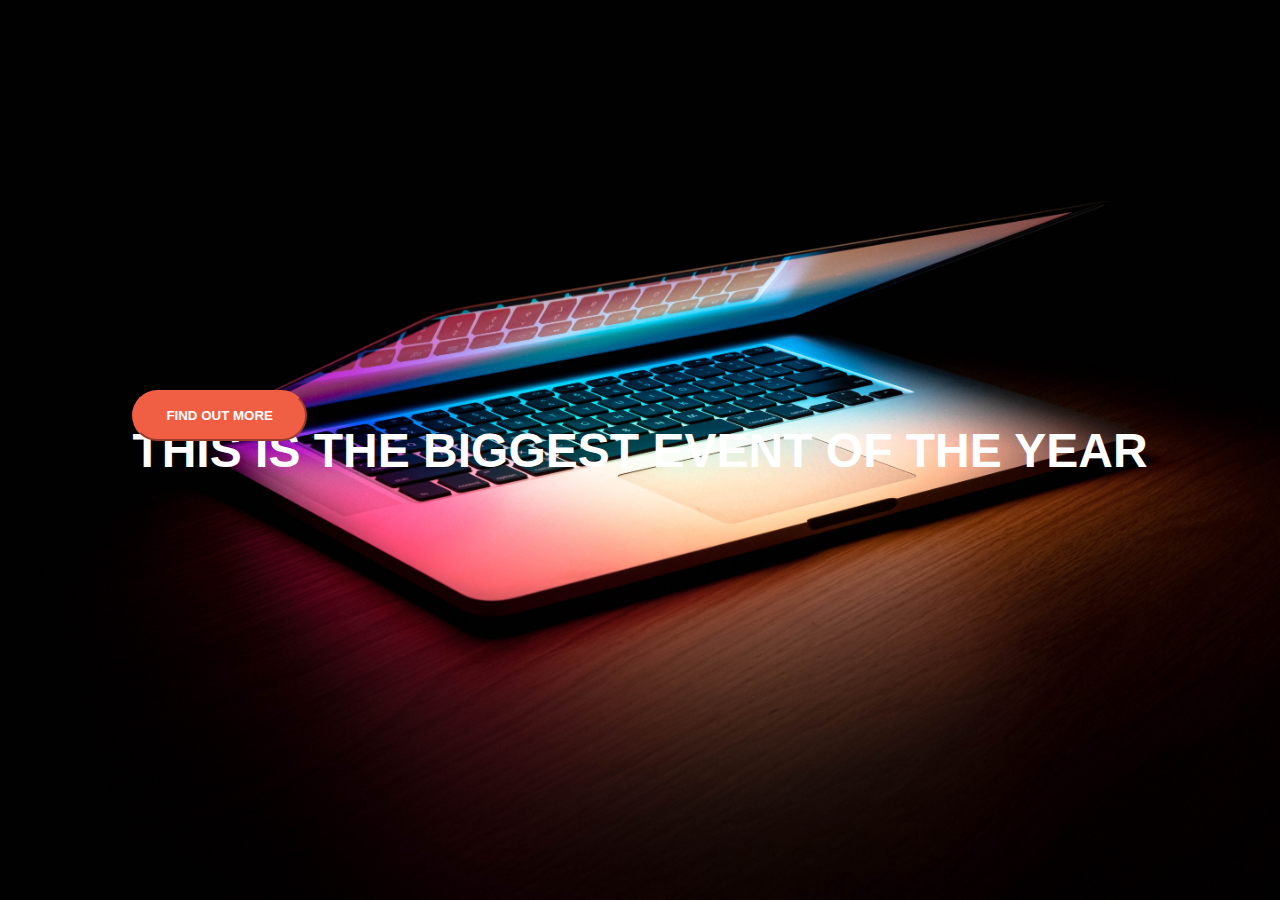
<file: index.html>
<!DOCTYPE html>
<html lang="en">
<head>
  <meta charset="UTF-8">
  <meta name="viewport" content="width=device-width, initial-scale=1.0">
  <title>Sign In</title>

  <link rel="stylesheet" href="signup.css">
</head>
<body>

  <div>
    <h1>This is the biggest event of the year</h1>
    <button>
      FIND OUT MORE
    </button>
  </div>

</body>
</html>
</file>
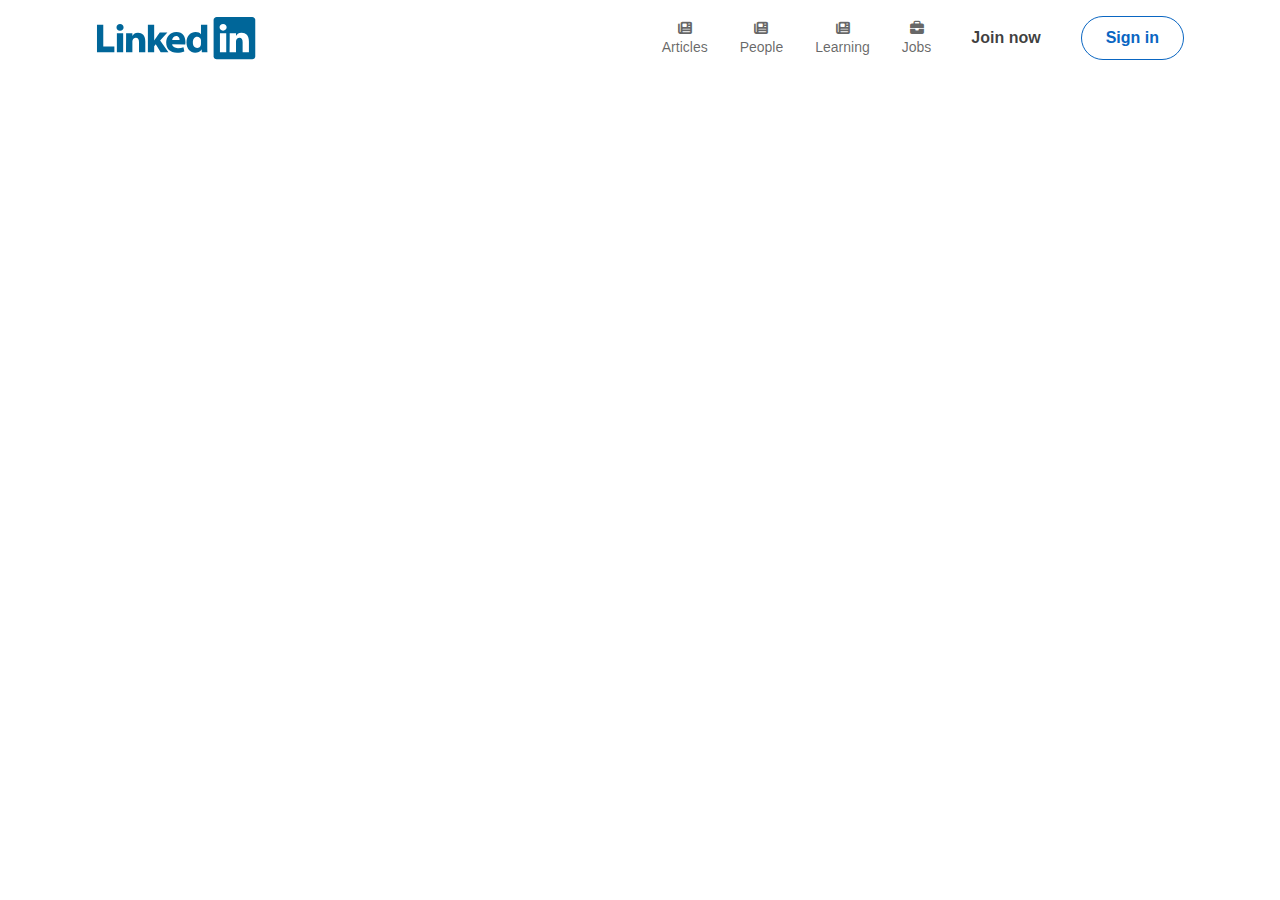
<file: linkedin.html>
<!DOCTYPE html>
<html lang="en">
<head>
  <meta charset="UTF-8">
  <meta name="viewport" content="width=device-width, initial-scale=1.0">
  <title>LinkedIn Replica</title>

  <link rel="stylesheet" href="https://cdnjs.cloudflare.com/ajax/libs/font-awesome/6.5.1/css/all.min.css">
  <link rel="stylesheet" href="linkedin.css">
</head>
<body>
  <nav>
    <img class="image" src="./img/link.svg" alt="Logo">

    <div class="nav-container">
      <ul class="list1">
        <li class="list-item">
          <i class="fas fa-newspaper"></i>
          <p>Articles</p>
        </li>
        <li class="list-item">
          <i class="fas fa-newspaper"></i>
          <p>People</p>
        </li>
        <li class="list-item">
          <i class="fas fa-newspaper"></i>
          <p>Learning</p>
        </li>
        <li class="list-item">
          <i class="fas fa-briefcase"></i>
          <p>Jobs</p>
        </li>
      </ul>
      <ul class="list2">
        <li class="signup">Join now</li>
        <li class="signin">Sign in</li>
      </ul>
    </div>

</nav>
</body>
</html>
</file>
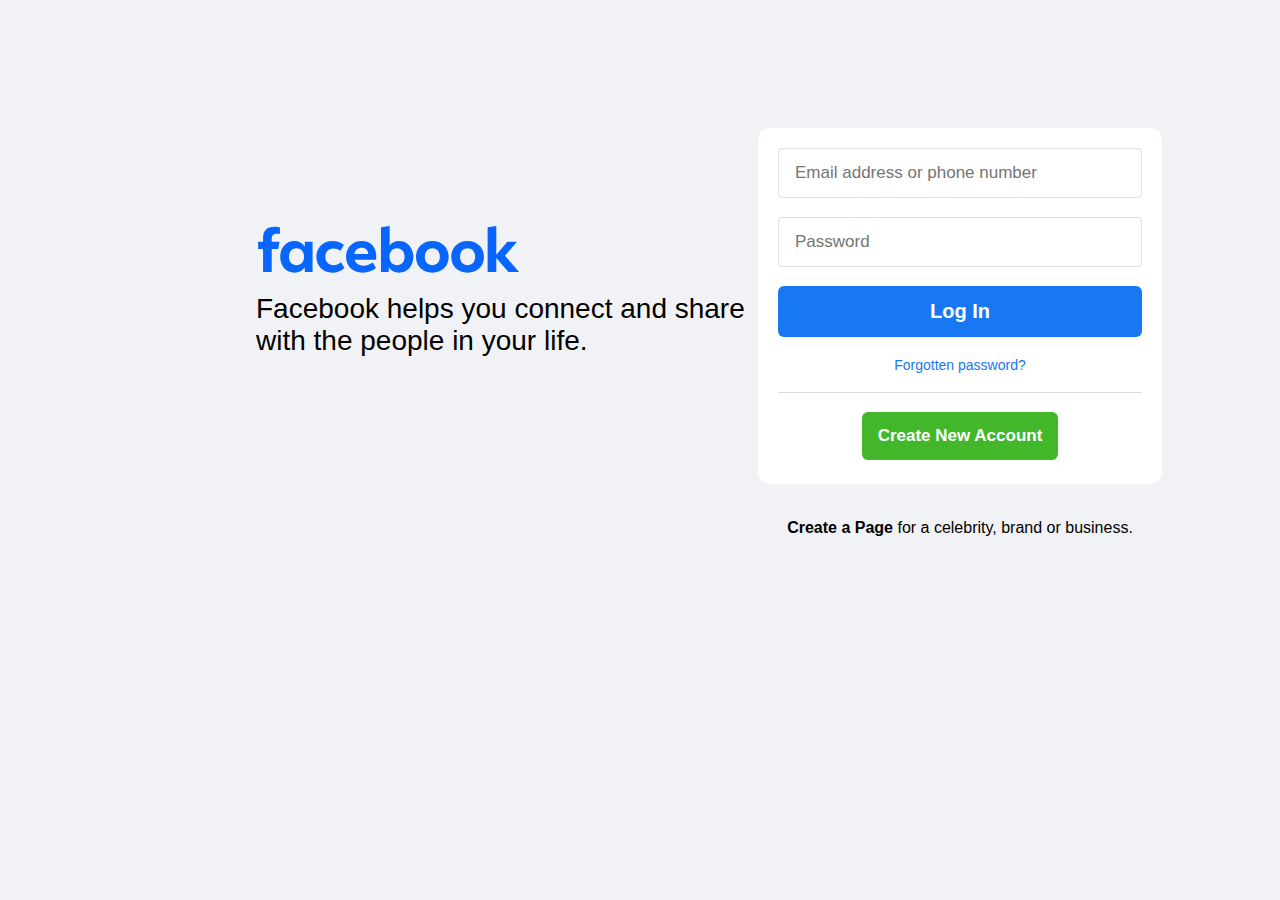
<file: FB/fb.html>
<!DOCTYPE html>
<html lang="en">
<head>
  <meta charset="UTF-8">
  <meta name="viewport" content="width=device-width, initial-scale=1.0">
  <title>Facebook</title>

  <link rel="stylesheet" href="./fb.css">
  <link href="https://fonts.cdnfonts.com/css/sf-pro-display" rel="stylesheet">

</head>
<body>
  <main class="main">
      <div class="left container">
          <img class="logo" src="../img/Facebook.svg" alt="Facebook Logo">
          <h2 class="text">Facebook helps you connect and share with the people in your life.</h2>
      </div>

      <div class="right container">
          <form class="form">
              <input class="input" type="text" name="email" id="email" placeholder="Email address or phone number">
              <input class="input" type="password" name="password" id="password" placeholder="Password">
              <button type="submit" class="log-in">Log In</button>
              <a href="#" class="link">Forgotten password?</a>
              <div class="line"></div>

              <button type="submit" class="create-account">Create New Account</button>
          </form>
          <p class="page-link"><a href="#">Create a Page</a> for a celebrity, brand or business.</p>
      </div>
  </main>


</body>
</html>
</file>
<file: signup.css>
body {
  width: 100vw;
  height: 100vh;
  overflow: hidden;
  margin: 0;
  /* position: relative; */
  display: flex;
  flex-direction: column;
  justify-content: center;
  text-align: center;
  align-items: center;
  gap: 3rem;

  background-image: url(./img/joshua-reddekopp-SyYmXSDnJ54-unsplash.jpg);
  background-size: cover;
}

div {
  display: flex;
  gap: 12.5rem;
}

h1 {
  font-family: "Roboto", sans-serif;
  font-size: 3rem;
  color: white;
  text-transform: uppercase;
  /* margin-bottom: 400px; */
}

button {
  color: #fff;
  position: absolute;
  background-color: #f05f44;
  border-color: #f05f44;
  font-weight: 700;
  border-radius: 300px;
  text-transform: uppercase;
  padding: 1rem 2rem;
  /* margin-top: 350px; */
}
</file>
<file: linkedin.css>
body {
  margin: 0;
  padding: 0;
  font-family: "Lato", sans-serif;
  box-sizing: border-box;
  width: 100vw;
  min-height: 100vh;
  height: 100%;
  overflow-x: hidden;
}

nav {
  display: flex;
  justify-content: space-between;
  align-items: center;
  padding: 1rem 6rem;
}

.nav-container {
  display: flex;
  align-items: center;
  gap: 1rem;
}

.image {
  width: 160px;
  height: auto;
}

.list1 {
  display: flex;
  align-items: center;
  gap: 2rem;
  list-style: none;
  margin: 0;
  padding: 0;
}

.list-item {
  display: flex;
  flex-direction: column;
  align-items: center;
  color: #00000099;
  gap: 0.2rem;
  font-size: 14px;
}

.list-item:hover {
  color: #000000;
}

.list1 li {
  cursor: pointer;
}

.list-item p {
  margin: 0;
}

.list2 {
  display: flex;
  align-items: center;
  gap: 1rem;
  list-style: none;
  margin: 0;
  padding: 0;
}

.signup {
  color: #000000bf;
  font-weight: 600;
  font-size: 1rem;
  padding: 12px 24px;
}

.signin {
  color: #0a66c2;
  font-weight: 600;
  font-size: 1rem;
  padding: 12px 24px;
  border: 1px solid #0a66c2;
  border-radius: 24px;
}

.signup:hover {
  color: #000000;
  background-color: rgba(0, 0, 0, 0.04);
  border-radius: 24px;
}

.signin:hover {
  background-color: rgba(112, 181, 249, 0.1);
}
</file>
<file: FB/fb.css>
@import url("https://fonts.cdnfonts.com/css/sf-pro-display");

body {
  height: 100vh;
  width: 100vw;
  box-sizing: border-box;
  margin: 0;
  padding: 0;
  overflow-y: hidden;
  background-color: #f0f2f5;
  font-family: "SF Pro Display", sans-serif;
  overflow-x: hidden;
}

h2 {
  margin: 0;
}

.main {
  display: flex;
  gap: 8rem;
  padding: 10% 20%;
}

.container {
  display: flex;
  flex-direction: column;
  gap: 1.2rem;
  width: 50%;
}

.left {
  align-items: start;
  padding-top: 6rem;
}

.right {
  align-items: center;
}

.logo {
  height: 106px;
  margin: -28px;
}

.text {
  font-family: SFProDisplay-Regular, Helvetica, Arial, sans-serif;
  font-size: 28px;
  font-weight: normal;
  line-height: 32px;
  width: 500px;
}

.form {
  display: flex;
  flex-direction: column;
  align-items: center;
  gap: 1.2rem;
  width: 100%;
  background-color: white;
  border-radius: 12px;
  width: fit-content;
  padding: 20px;
  padding-bottom: 24px;
  text-align: center;
}

.input {
  border-radius: 4px;
  border: 1px solid #dddfe2;
  padding: 14px 16px;
  font-size: 17px;
  color: #000;
  width: 330px;
}

.input:focus {
  outline: none;
  border: 1px solid #1877f2;
  box-shadow: 0 0 0 2px #e7f3ff;
}

.log-in {
  padding: 14px 16px;
  font-size: 20px;
  color: #fff;
  background-color: #1877f2;
  outline: none;
  border: none;
  cursor: pointer;
  border-radius: 6px;
  width: 100%;
  font-weight: bold;
}

.link {
  color: #1877f2;
  text-decoration: none;
  cursor: pointer;
  font-size: 14px;
  font-weight: normal;
}

.link:hover {
  text-decoration: underline;
}

.line {
  color: #dadde1;
  border-bottom: 1px solid #dadde1;
  width: 100%;
}

.create-account {
  padding: 14px 16px;
  font-size: 17px;
  color: #fff;
  background-color: #42b72a;
  outline: none;
  border: none;
  cursor: pointer;
  border-radius: 6px;
  font-weight: bold;
  width: fit-content;
}

.page-link {
  cursor: pointer;
  font-size: 16px;
  font-weight: normal;
}

.page-link a {
  color: #000;
  text-decoration: none;
  font-weight: bold;
}

.page-link a:hover {
  text-decoration: underline;
}
</file>
